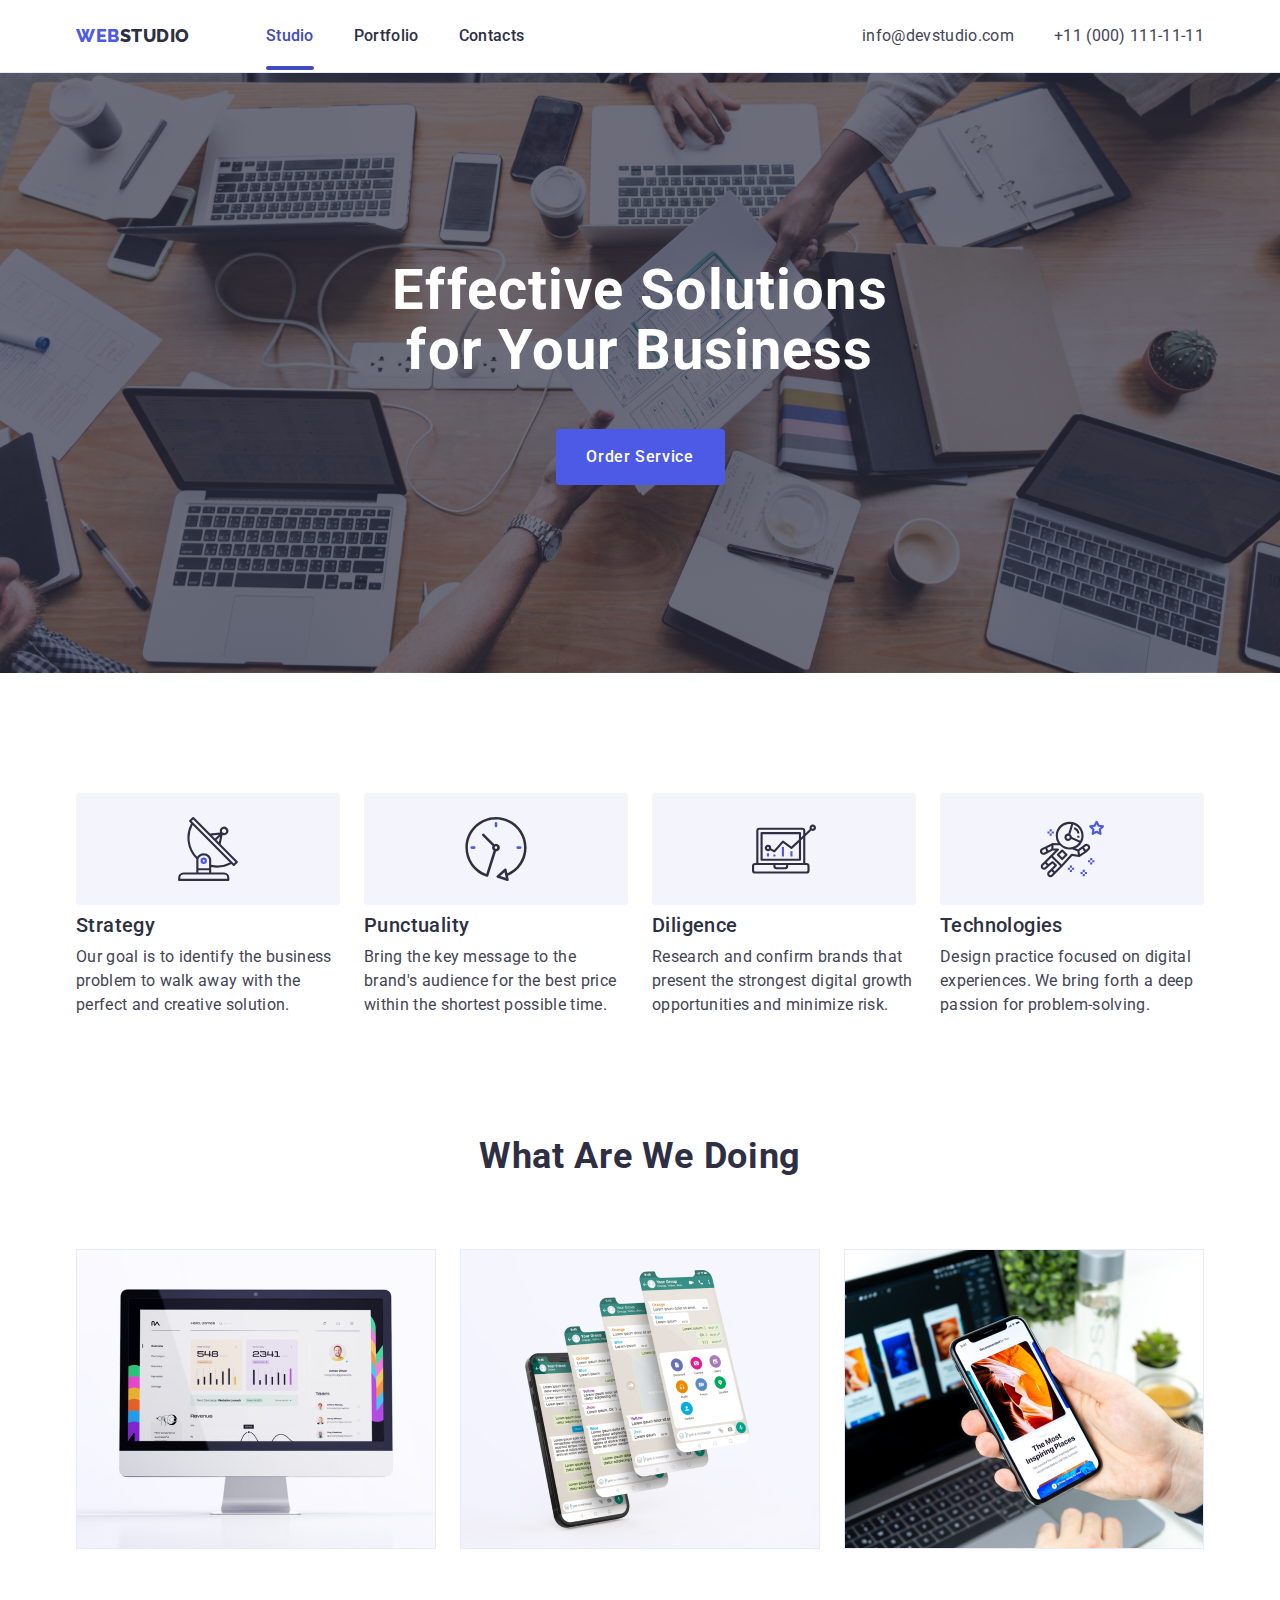
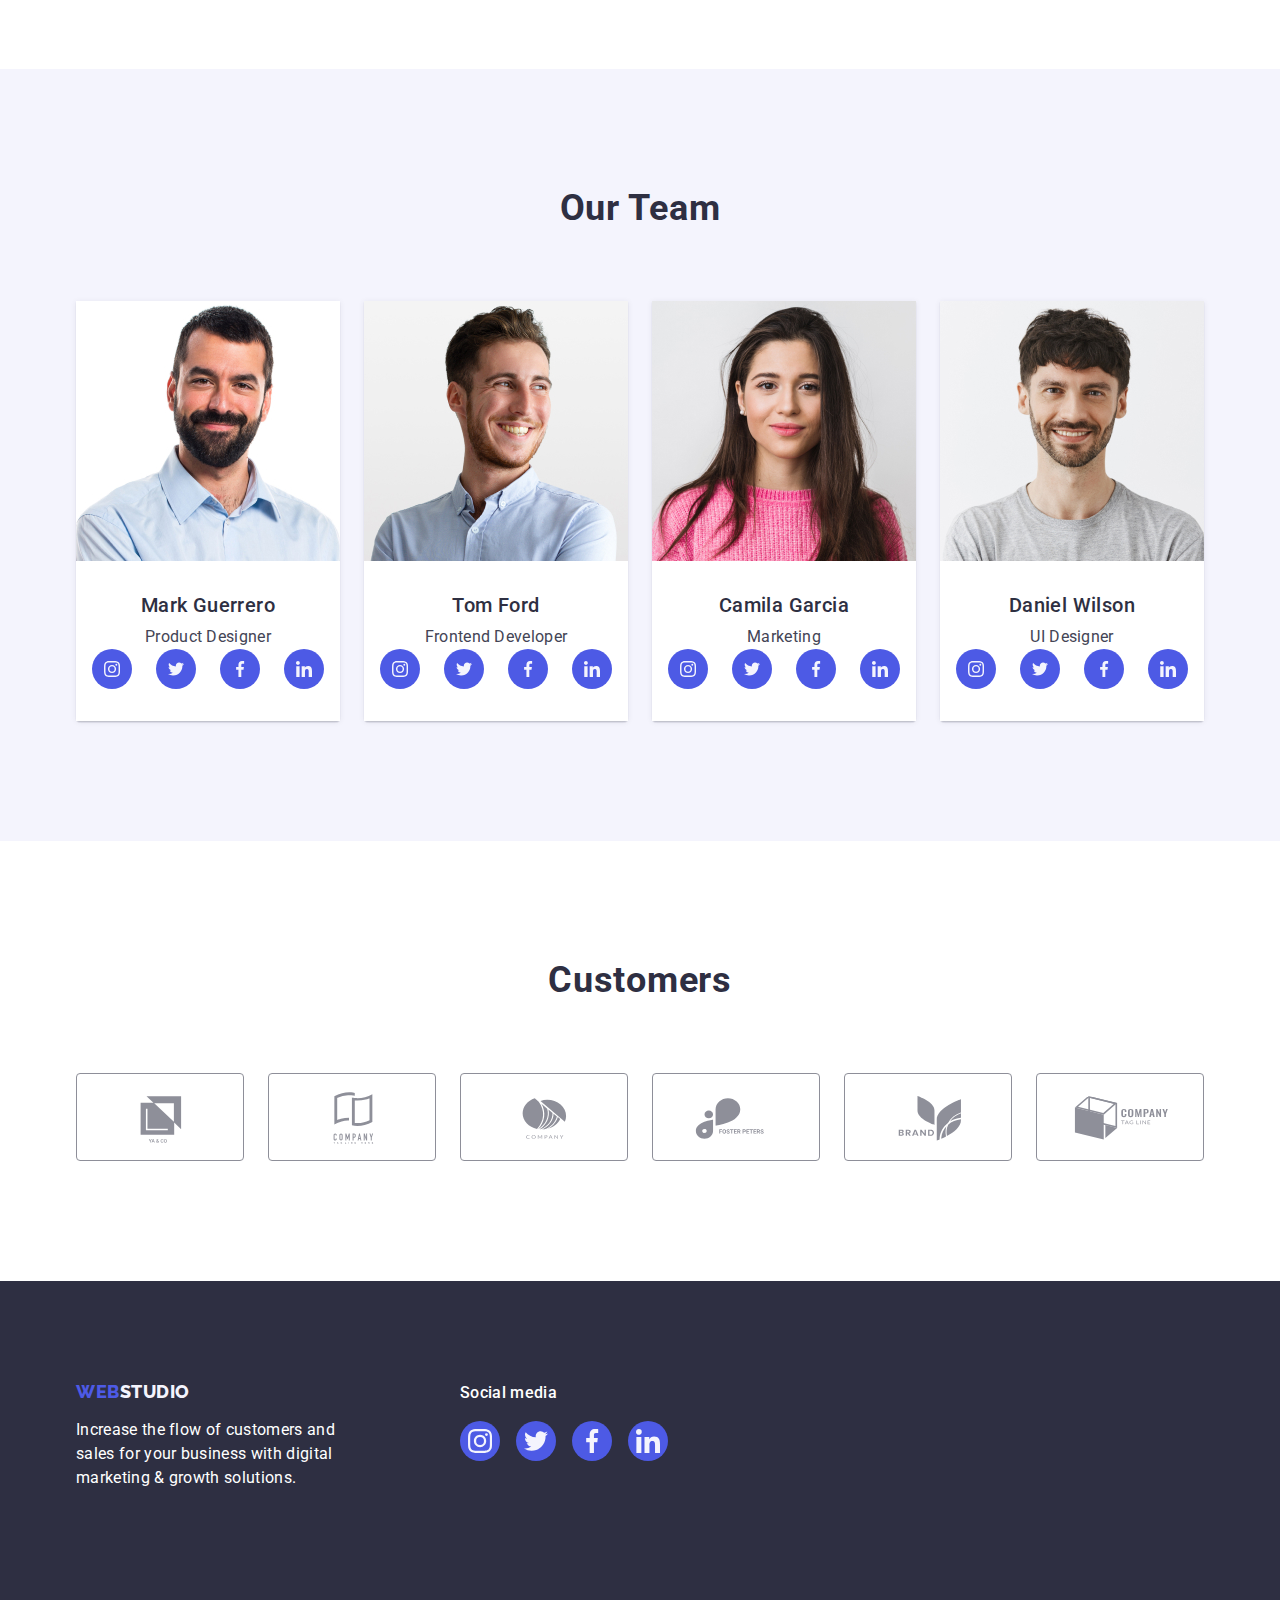
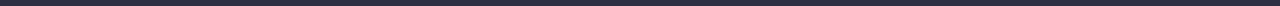
<file: index.html>
<!DOCTYPE html>
<html lang="en">
  <head>
    <meta charset="UTF-8" />
    <meta http-equiv="X-UA-Compatible" content="IE=edge" />
    <meta name="viewport" content="width=device-width, initial-scale=1.0" />
    <title>Document</title>
    <link rel="preconnect" href="https://fonts.googleapis.com" />
    <link rel="preconnect" href="https://fonts.gstatic.com" crossorigin />
    <link
      href="https://fonts.googleapis.com/css2?family=Raleway:wght@800&family=Roboto:wght@400;500;700&display=swap"
      rel="stylesheet"
    />
    <link
      rel="stylesheet"
      href="https://cdn.jsdelivr.net/npm/modern-normalize@1.1.0/modern-normalize.min.css"
    />
    <link rel="stylesheet" href="./css/styles.css" />
  </head>
  <body class="body">
    <!--Header section-->
    <header class="menu">
      <div class="menu-nav container">
        <nav class="menu-nav-list">
          <a class="logo link" href="./index.html">Web<span class="accent">Studio</span></a>
          <ul class="nav-list list">
            <li>
              <a class="nav-group current link" href="./index.html">Studio</a>
            </li>
            <li>
              <a class="nav-group link" href="./portfolio.html">Portfolio</a>
            </li>
            <li>
              <a class="nav-group link" href="">Contacts</a>
            </li>
          </ul>
        </nav>
        <address class="contactsaddress">
          <ul class="address-list list">
            <li
              ><a class="list-contactsaddress link" href="mailto:info@devstudio.com"
                >info@devstudio.com</a
              ></li
            >
            <li
              ><a class="list-contactsaddress link" href="tel:+110001111111"
                >+11 (000) 111-11-11</a
              ></li
            >
          </ul>
        </address>
      </div>
    </header>
    <!--Main block-->
    <main>
      <!--Hero image-->
      <section class="title-section">
        <div class="container">
          <h1 class="title">Effective Solutions for Your Business</h1>
          <button type="button" class="order-service-btn" data-modal-open>Order Service</button>
        </div>
      </section>
      <!--Section 1-->
      <section class="strategy-section">
        <div class="container">
          <h2 class="visually-hidden">Features</h2>
          <ul class="strategy-section-list list">
            <li class="strategy-section-group">
              <div class="advantages">
                <svg width="64" height="64">
                  <use href="./images/icons.svg#icon-antenna"></use>
                </svg>
              </div>
              <h3 class="strategy-section-title">Strategy</h3>
              <p class="strategy-section-text"
                >Our goal is to identify the business problem to walk away with the perfect and
                creative solution.</p
              >
            </li>
            <li class="strategy-section-group">
              <div class="advantages">
                <svg width="64" height="64">
                  <use href="./images/icons.svg#icon-clock"></use>
                </svg>
              </div>
              <h3 class="strategy-section-title">Punctuality</h3>
              <p class="strategy-section-text"
                >Bring the key message to the brand's audience for the best price within the
                shortest possible time.</p
              >
            </li>
            <li class="strategy-section-group">
              <div class="advantages">
                <svg width="64" height="64">
                  <use href="./images/icons.svg#icon-diagram"></use>
                </svg>
              </div>
              <h3 class="strategy-section-title">Diligence</h3>
              <p class="strategy-section-text"
                >Research and confirm brands that present the strongest digital growth opportunities
                and minimize risk.</p
              >
            </li>
            <li class="strategy-section-group">
              <div class="advantages">
                <svg width="64" height="64">
                  <use href="./images/icons.svg#icon-astronaut"></use>
                </svg>
              </div>
              <h3 class="strategy-section-title">Technologies</h3>
              <p class="strategy-section-text"
                >Design practice focused on digital experiences. We bring forth a deep passion for
                problem-solving.</p
              >
            </li>
          </ul>
        </div>
      </section>
      <!--Section 2-->
      <section class="product-section">
        <div class="container">
          <h2 class="product-section-title">What are we doing</h2>
          <ul class="product-section-list list">
            <li class="product-section-group">
              <img
                src="./images/img1.jpg"
                alt="User's picture on the monitor"
                width="360"
                height="300"
              />
            </li>
            <li class="product-section-group">
              <img
                src="./images/img2.jpg"
                alt="Four pages of the chat on the mobile phone"
                width="360"
                height="300"
              />
            </li>
            <li class="product-section-group">
              <img src="./images/img3.jpg" alt="Mobile in the hand" width="360" height="300" />
            </li>
          </ul>
        </div>
      </section>
      <!--Section 3-->
      <section class="team-section">
        <div class="container">
          <h2 class="team-section-title">Our Team</h2>
          <ul class="team-section-list list">
            <li class="team-group-cards">
              <img src="./images/imgmark.jpg" alt="Mark Guerrero picture" width="264" />
              <div class="team-cards">
                <h3 class="team-cards-title">Mark Guerrero</h3>
                <p class="team-cards-text">Product Designer</p>
                <ul class="social-icons-list list">
                  <li class="social-icons-group">
                    <a href="" class="social-link link">
                      <svg class="social-icon" width="16" height="16">
                        <use href="./images/icons.svg#icon-instagram"></use>
                      </svg>
                    </a>
                  </li>
                  <li class="social-icons-group">
                    <a href="" class="social-link link">
                      <svg class="social-icon" width="16" height="16">
                        <use href="./images/icons.svg#icon-twitter"></use>
                      </svg>
                    </a>
                  </li>
                  <li class="social-icons-group">
                    <a href="" class="social-link link">
                      <svg class="social-icon" width="16" height="16">
                        <use href="./images/icons.svg#icon-facebook"></use>
                      </svg>
                    </a>
                  </li>
                  <li class="social-icons-group">
                    <a href="" class="social-link link">
                      <svg class="social-icon" width="16" height="16">
                        <use href="./images/icons.svg#icon-linkedin"></use>
                      </svg>
                    </a>
                  </li>
                </ul>
              </div>
            </li>
            <li class="team-group-cards">
              <img src="./images/imgtom.jpg" alt="Tom Ford picture" width="264" />
              <div class="team-cards">
                <h3 class="team-cards-title">Tom Ford</h3>
                <p class="team-cards-text">Frontend Developer</p>
                <ul class="social-icons-list list">
                  <li class="social-icons-group">
                    <a href="" class="social-link link">
                      <svg class="social-icon" width="16" height="16">
                        <use href="./images/icons.svg#icon-instagram"></use>
                      </svg>
                    </a>
                  </li>
                  <li class="social-icons-group">
                    <a href="" class="social-link link">
                      <svg class="social-icon" width="16" height="16">
                        <use href="./images/icons.svg#icon-twitter"></use>
                      </svg>
                    </a>
                  </li>
                  <li class="social-icons-group">
                    <a href="" class="social-link link">
                      <svg class="social-icon" width="16" height="16">
                        <use href="./images/icons.svg#icon-facebook"></use>
                      </svg>
                    </a>
                  </li>
                  <li class="social-icons-group">
                    <a href="" class="social-link link">
                      <svg class="social-icon" width="16" height="16">
                        <use href="./images/icons.svg#icon-linkedin"></use>
                      </svg>
                    </a>
                  </li>
                </ul>
              </div>
            </li>
            <li class="team-group-cards">
              <img src="./images/imgcamila.jpg" alt="Camila Garcia picture" width="264" />
              <div class="team-cards">
                <h3 class="team-cards-title">Camila Garcia</h3>
                <p class="team-cards-text">Marketing</p>
                <ul class="social-icons-list list">
                  <li class="social-icons-group">
                    <a href="" class="social-link link">
                      <svg class="social-icon" width="16" height="16">
                        <use href="./images/icons.svg#icon-instagram"></use>
                      </svg>
                    </a>
                  </li>
                  <li class="social-icons-group">
                    <a href="" class="social-link link">
                      <svg class="social-icon" width="16" height="16">
                        <use href="./images/icons.svg#icon-twitter"></use>
                      </svg>
                    </a>
                  </li>
                  <li class="social-icons-group">
                    <a href="" class="social-link link">
                      <svg class="social-icon" width="16" height="16">
                        <use href="./images/icons.svg#icon-facebook"></use>
                      </svg>
                    </a>
                  </li>
                  <li class="social-icons-group">
                    <a href="" class="social-link link">
                      <svg class="social-icon" width="16" height="16">
                        <use href="./images/icons.svg#icon-linkedin"></use>
                      </svg>
                    </a>
                  </li>
                </ul>
              </div>
            </li>
            <li class="team-group-cards">
              <img src="./images/imgdaniel.jpg" alt="Daniel Wilson picture" width="264" />
              <div class="team-cards">
                <h3 class="team-cards-title">Daniel Wilson</h3>
                <p class="team-cards-text">UI Designer</p>
                <ul class="social-icons-list list">
                  <li class="social-icons-group">
                    <a href="" class="social-link link">
                      <svg class="social-icon" width="16" height="16">
                        <use href="./images/icons.svg#icon-instagram"></use>
                      </svg>
                    </a>
                  </li>
                  <li class="social-icons-group">
                    <a href="" class="social-link link">
                      <svg class="social-icon" width="16" height="16">
                        <use href="./images/icons.svg#icon-twitter"></use>
                      </svg>
                    </a>
                  </li>
                  <li class="social-icons-group">
                    <a href="" class="social-link link">
                      <svg class="social-icon" width="16" height="16">
                        <use href="./images/icons.svg#icon-facebook"></use>
                      </svg>
                    </a>
                  </li>
                  <li class="social-icons-group">
                    <a href="" class="social-link link">
                      <svg class="social-icon" width="16" height="16">
                        <use href="./images/icons.svg#icon-linkedin"></use>
                      </svg>
                    </a>
                  </li>
                </ul>
              </div>
            </li>
          </ul>
        </div>
      </section>

      <!--Section 4-->
      <section class="customers-section">
        <div class="container">
          <h2 class="customers-title">Customers</h2>
          <ul class="customers-list list">
            <li class="customers-group">
              <a class="customers-link" href="">
                <svg class="customers-icon" width="104" height="56">
                  <use href="./images/icons.svg#icon-logo-1"></use>
                </svg>
              </a>
            </li>
            <li class="customers-group">
              <a class="customers-link" href="">
                <svg class="customers-icon" width="104" height="56">
                  <use href="./images/icons.svg#icon-logo-2"></use>
                </svg>
              </a>
            </li>
            <li class="customers-group">
              <a class="customers-link" href="">
                <svg class="customers-icon" width="104" height="56">
                  <use href="./images/icons.svg#icon-logo-3"></use>
                </svg>
              </a>
            </li>
            <li class="customers-group">
              <a class="customers-link" href="">
                <svg class="customers-icon" width="104" height="56">
                  <use href="./images/icons.svg#icon-logo-4"></use>
                </svg>
              </a>
            </li>
            <li class="customers-group">
              <a class="customers-link" href="">
                <svg class="customers-icon" width="104" height="56">
                  <use href="./images/icons.svg#icon-logo-5"></use>
                </svg>
              </a>
            </li>
            <li class="customers-group">
              <a class="customers-link" href="">
                <svg class="customers-icon" width="104" height="56">
                  <use href="./images/icons.svg#icon-logo-6"></use>
                </svg>
              </a>
            </li>
          </ul>
        </div>
      </section>
    </main>

    <!--Footer section-->
    <footer class="footer-section">
      <div class="footer-tab container">
        <div class="footer-tab-content">
          <a class="footer-logo link" href="./index.html"
            >Web<span class="accent-footer">Studio</span></a
          >
          <p class="footer-text"
            >Increase the flow of customers and sales for your business with digital marketing &
            growth solutions.</p
          >
        </div>
        <div class="footer-tab-social">
          <p class="social-text">Social media</p>
          <ul class="footer-icons-list list">
            <li class="social-icons-group">
              <a href="" class="social-footer-link link">
                <svg class="social-icon" width="24" height="24">
                  <use href="./images/icons.svg#icon-instagram"></use>
                </svg>
              </a>
            </li>
            <li class="social-icons-group">
              <a href="" class="social-footer-link link">
                <svg class="social-icon" width="24" height="24">
                  <use href="./images/icons.svg#icon-twitter"></use>
                </svg>
              </a>
            </li>
            <li class="social-icons-group">
              <a href="" class="social-footer-link link">
                <svg class="social-icon" width="24" height="24">
                  <use href="./images/icons.svg#icon-facebook"></use>
                </svg>
              </a>
            </li>
            <li class="social-icons-group">
              <a href="" class="social-footer-link link">
                <svg class="social-icon" width="24" height="24">
                  <use href="./images/icons.svg#icon-linkedin"></use>
                </svg>
              </a>
            </li>
          </ul>
        </div>
      </div>
    </footer>
    <div class="modal is-hidden" data-modal>
      <div class="modal-form">
        <button type="button" class="close-button" data-modal-close>
          <svg class="close-icon" width="8" height="8">
            <use href="./images/icons.svg#icon-close"></use>
          </svg>
        </button>
      </div>
    </div>
    <script src="./js/modal.js"></script> </body
></html>
</file>
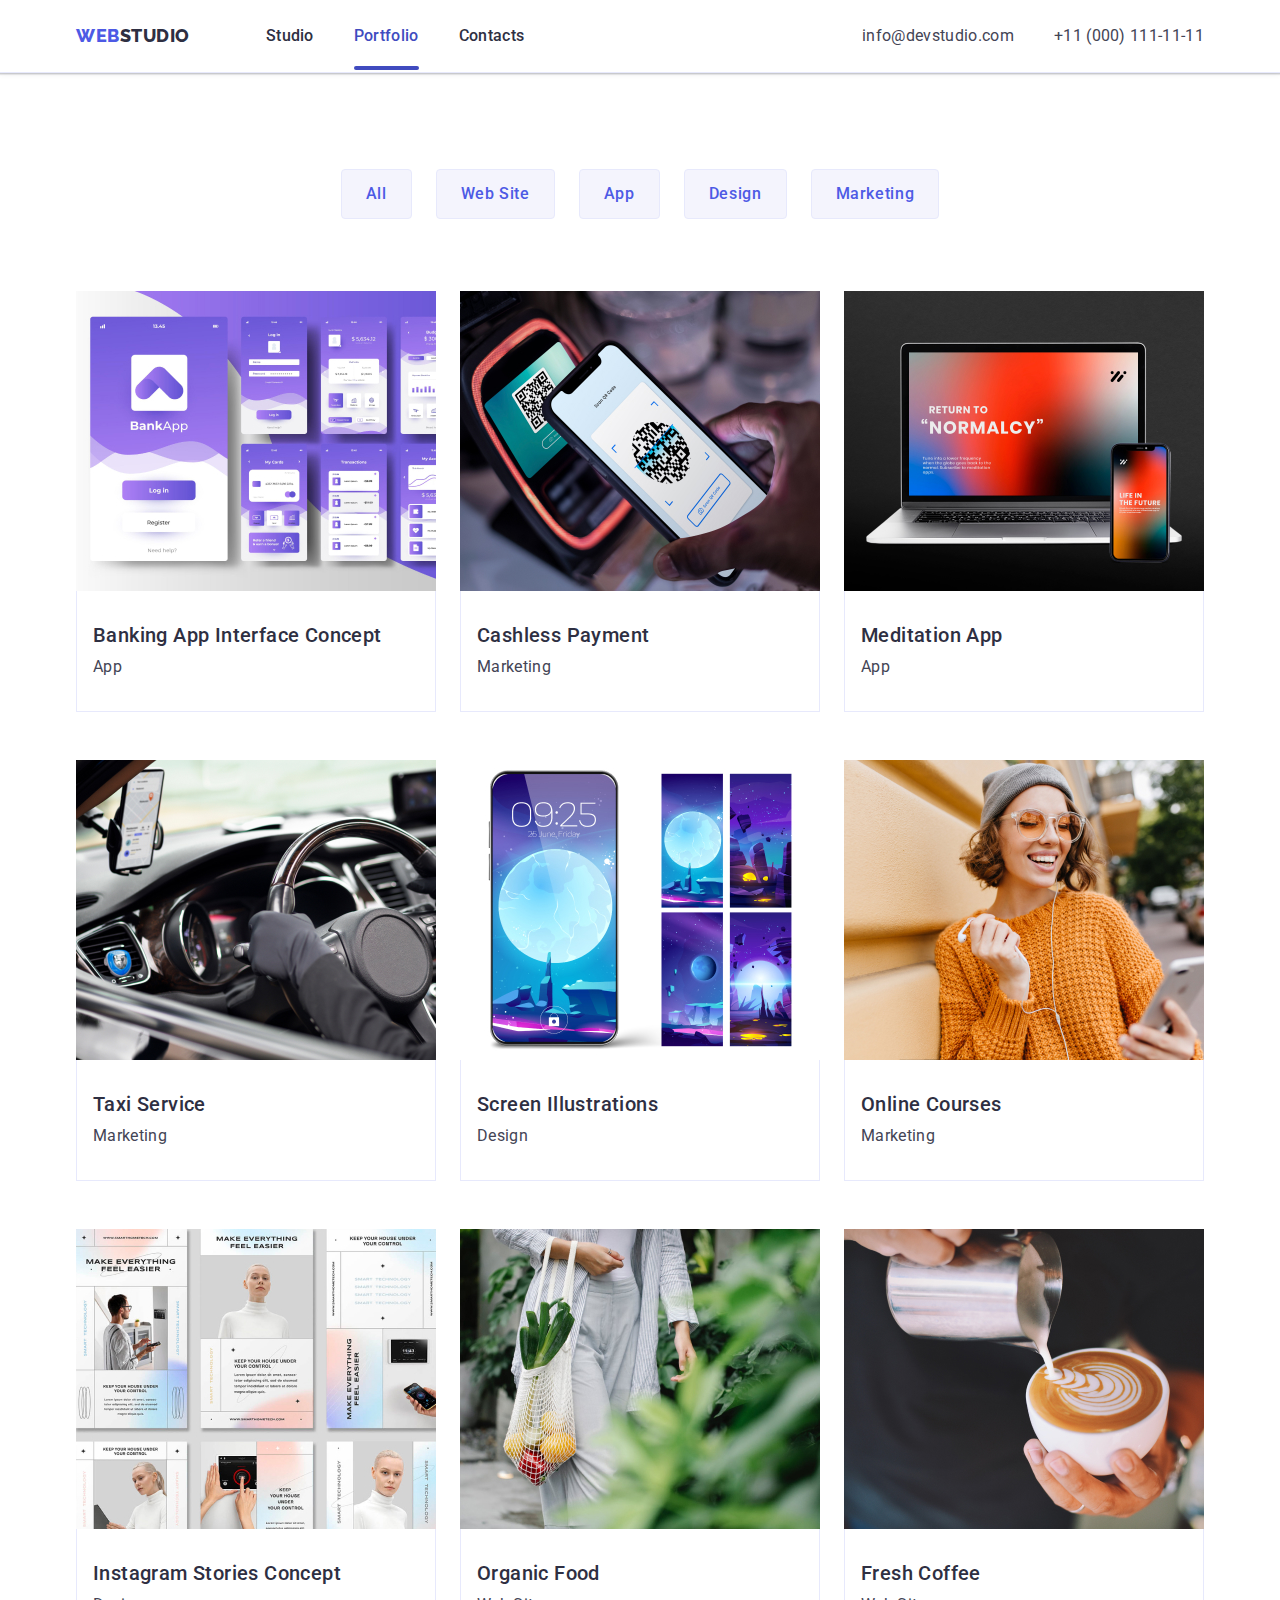
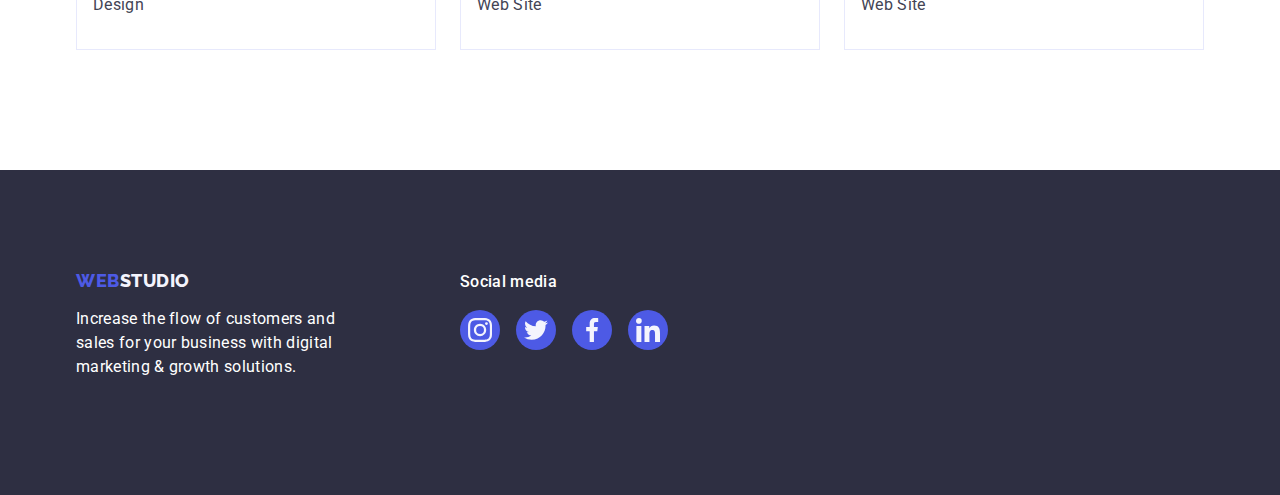
<file: portfolio.html>
<!DOCTYPE html>
<html lang="en">
  <head>
    <meta charset="UTF-8" />
    <meta http-equiv="X-UA-Compatible" content="IE=edge" />
    <meta name="viewport" content="width=device-width, initial-scale=1.0" />
    <title>Portfolio</title>
    <link rel="preconnect" href="https://fonts.googleapis.com" />
    <link rel="preconnect" href="https://fonts.gstatic.com" crossorigin />
    <link
      href="https://fonts.googleapis.com/css2?family=Raleway:wght@800&family=Roboto:wght@400;500;700&display=swap"
      rel="stylesheet"
    />
    <link
      rel="stylesheet"
      href="https://cdn.jsdelivr.net/npm/modern-normalize@1.1.0/modern-normalize.min.css"
    />
    <link rel="stylesheet" href="./css/styles.css" />
  </head>
  <body class="body">
    <!--Header section-->
    <header class="menu">
      <div class="menu-nav container">
        <nav class="menu-nav-list">
          <a class="logo link" href="./index.html">Web<span class="accent">Studio</span></a>
          <ul class="nav-list list">
            <li>
              <a class="nav-group link" href="./index.html">Studio</a>
            </li>
            <li>
              <a class="nav-group current link" href="./portfolio.html">Portfolio</a>
            </li>
            <li>
              <a class="nav-group link" href="">Contacts</a>
            </li>
          </ul>
        </nav>
        <address class="contactsaddress">
          <ul class="address-list list">
            <li
              ><a class="list-contactsaddress link" href="mailto:info@devstudio.com"
                >info@devstudio.com</a
              ></li
            >
            <li
              ><a class="list-contactsaddress link" href="tel:+110001111111"
                >+11 (000) 111-11-11</a
              ></li
            >
          </ul>
        </address>
      </div>
    </header>
    <main>
      <!--Portfolio Filtres Section-->
      <section class="portfolio-filtres-section">
        <div class="container">
          <h1 class="visually-hidden">Portfolio Filtres</h1>
          <ul class="filter-button-list list">
            <li><button class="filter-button" type="button">All</button></li>
            <li><button class="filter-button" type="button">Web Site</button></li>
            <li><button class="filter-button" type="button">App</button></li>
            <li><button class="filter-button" type="button">Design</button></li>
            <li><button class="filter-button" type="button">Marketing</button></li>
          </ul>
          <!--Portfolio Rows Section-->

          <ul class="product-rows-group-list list">
            <li class="product-rows-group">
              <a class="rows-group link" href="#">
                <div class="overlay-card">
                  <img
                    src="./images/imgportfolio/imgraw1.jpg"
                    alt="Banking App Interface Concept"
                    width="360"
                    height="300"
                  />
                  <p class="overlay">
                    14 Stylish and User-Friendly App Design Concepts · Task Manager App · Calorie
                    Tracker App · Exotic Fruit Ecommerce App · Cloud Storage App
                  </p>
                </div>
                <div class="product-rows-group-card">
                  <h2 class="rows-group-tittle">Banking App Interface Concept</h2>
                  <p class="rows-group-text">App</p>
                </div>
              </a>
            </li>
            <li class="product-rows-group">
              <a class="rows-group link" href="#">
                <div class="overlay-card">
                  <img
                    src="./images/imgportfolio/imgraw2.jpg"
                    alt="Cashless Payment"
                    width="360"
                    height="300"
                  />
                  <p class="overlay">
                    14 Stylish and User-Friendly App Design Concepts · Task Manager App · Calorie
                    Tracker App · Exotic Fruit Ecommerce App · Cloud Storage App
                  </p>
                </div>
                <div class="product-rows-group-card">
                  <h2 class="rows-group-tittle">Cashless Payment</h2>
                  <p class="rows-group-text">Marketing</p>
                </div>
              </a>
            </li>
            <li class="product-rows-group">
              <a class="rows-group link" href="#">
                <div class="overlay-card">
                  <img
                    src="./images/imgportfolio/imgraw3.jpg"
                    alt="Meditation App"
                    width="360"
                    height="300"
                  />
                  <p class="overlay">
                    14 Stylish and User-Friendly App Design Concepts · Task Manager App · Calorie
                    Tracker App · Exotic Fruit Ecommerce App · Cloud Storage App
                  </p>
                </div>
                <div class="product-rows-group-card">
                  <h2 class="rows-group-tittle">Meditation App</h2>
                  <p class="rows-group-text">App</p>
                </div>
              </a>
            </li>
            <li class="product-rows-group">
              <a class="rows-group link" href="#">
                <div class="overlay-card">
                  <img
                    src="./images/imgportfolio/imgraw2-1.jpg"
                    alt="Taxi Service"
                    width="360"
                    height="300"
                  />
                  <p class="overlay">
                    14 Stylish and User-Friendly App Design Concepts · Task Manager App · Calorie
                    Tracker App · Exotic Fruit Ecommerce App · Cloud Storage App
                  </p>
                </div>
                <div class="product-rows-group-card">
                  <h2 class="rows-group-tittle">Taxi Service</h2>
                  <p class="rows-group-text">Marketing</p>
                </div>
              </a>
            </li>
            <li class="product-rows-group">
              <a class="rows-group link" href="#">
                <div class="overlay-card">
                  <img
                    src="./images/imgportfolio/imgraw2-2.jpg"
                    alt="Screen Illustrations"
                    width="360"
                    height="300"
                  />
                  <p class="overlay">
                    14 Stylish and User-Friendly App Design Concepts · Task Manager App · Calorie
                    Tracker App · Exotic Fruit Ecommerce App · Cloud Storage App
                  </p>
                </div>
                <div class="product-rows-group-card">
                  <h2 class="rows-group-tittle">Screen Illustrations</h2>
                  <p class="rows-group-text">Design</p>
                </div>
              </a>
            </li>
            <li class="product-rows-group">
              <a class="rows-group link" href="#">
                <div class="overlay-card">
                  <img
                    src="./images/imgportfolio/imgraw2-3.jpg"
                    alt="Online Courses"
                    width="360"
                    height="300"
                  />
                  <p class="overlay">
                    14 Stylish and User-Friendly App Design Concepts · Task Manager App · Calorie
                    Tracker App · Exotic Fruit Ecommerce App · Cloud Storage App
                  </p>
                </div>
                <div class="product-rows-group-card">
                  <h2 class="rows-group-tittle">Online Courses</h2>
                  <p class="rows-group-text">Marketing</p>
                </div>
              </a>
            </li>
            <li class="product-rows-group">
              <a class="rows-group link" href="#">
                <div class="overlay-card">
                  <img
                    src="./images/imgportfolio/imgraw3-1.jpg"
                    alt="Instagram Stories Concept"
                    width="360"
                    height="300"
                  />
                  <p class="overlay">
                    14 Stylish and User-Friendly App Design Concepts · Task Manager App · Calorie
                    Tracker App · Exotic Fruit Ecommerce App · Cloud Storage App
                  </p>
                </div>
                <div class="product-rows-group-card">
                  <h2 class="rows-group-tittle">Instagram Stories Concept</h2>
                  <p class="rows-group-text">Design</p>
                </div>
              </a>
            </li>
            <li class="product-rows-group">
              <a class="rows-group link" href="#">
                <div class="overlay-card">
                  <img
                    src="./images/imgportfolio/imgraw3-2.jpg"
                    alt="Organic Food"
                    width="360"
                    height="300"
                  />
                  <p class="overlay">
                    14 Stylish and User-Friendly App Design Concepts · Task Manager App · Calorie
                    Tracker App · Exotic Fruit Ecommerce App · Cloud Storage App
                  </p>
                </div>
                <div class="product-rows-group-card">
                  <h2 class="rows-group-tittle">Organic Food</h2>
                  <p class="rows-group-text">Web Site</p>
                </div>
              </a>
            </li>
            <li class="product-rows-group">
              <a class="rows-group link" href="#">
                <div class="overlay-card">
                  <img
                    src="./images/imgportfolio/imgraw3-3.jpg"
                    alt="Fresh Coffee"
                    width="360"
                    height="300"
                  />
                  <p class="overlay">
                    14 Stylish and User-Friendly App Design Concepts · Task Manager App · Calorie
                    Tracker App · Exotic Fruit Ecommerce App · Cloud Storage App
                  </p>
                </div>
                <div class="product-rows-group-card">
                  <h2 class="rows-group-tittle">Fresh Coffee</h2>
                  <p class="rows-group-text">Web Site</p>
                </div>
              </a>
            </li>
          </ul>
        </div>
      </section>
    </main>
    <!--Footer section-->
    <footer class="footer-section">
      <div class="footer-tab container">
        <div class="footer-tab-content">
          <a class="footer-logo link" href="./index.html"
            >Web<span class="accent-footer">Studio</span></a
          >
          <p class="footer-text"
            >Increase the flow of customers and sales for your business with digital marketing &
            growth solutions.</p
          >
        </div>
        <div class="footer-tab-social">
          <p class="social-text">Social media</p>
          <ul class="footer-icons-list list">
            <li class="social-icons-group">
              <a href="" class="social-footer-link link">
                <svg class="social-icon" width="24" height="24">
                  <use href="./images/icons.svg#icon-instagram"></use>
                </svg>
              </a>
            </li>
            <li class="social-icons-group">
              <a href="" class="social-footer-link link">
                <svg class="social-icon" width="24" height="24">
                  <use href="./images/icons.svg#icon-twitter"></use>
                </svg>
              </a>
            </li>
            <li class="social-icons-group">
              <a href="" class="social-footer-link link">
                <svg class="social-icon" width="24" height="24">
                  <use href="./images/icons.svg#icon-facebook"></use>
                </svg>
              </a>
            </li>
            <li class="social-icons-group">
              <a href="" class="social-footer-link link">
                <svg class="social-icon" width="24" height="24">
                  <use href="./images/icons.svg#icon-linkedin"></use>
                </svg>
              </a>
            </li>
          </ul>
        </div>
      </div>
    </footer> </body
></html>
</file>
<file: css/styles.css>
:root {
    /*color-combination*/
    --iris-color: #4D5AE5;
    --ocean-color: #404BBF;
    --navi-blue-color: #2E2F42;
    --green-color: #31D0AA;
    --slate-color: #434455;
    --light-slate-color: #8E8F99;
    --cornflower-color: #E7E9FC;
    --cloud-color: #F4F4FD;
    --navi-blue-modal-color: rgba(46, 47, 66, 0.4);
    --grey-color: #2E2F42;
    --white-color: #FFFFFF;
    --dairy-color: #FCFCFC;
    --transition: 250ms cubic-bezier(0.4, 0, 0.2, 1);
}
.body {
    position: relative;
    font-family: "Roboto", sans-serif;
    background-color: var(--white-color);
    font-style: normal;
    color: var(--slate-color);
    font-size: 16px;
    line-height: 1.5;
    text-align: left;
    letter-spacing: 0.02em;
}
img {
    display: block;
}

.container {
    width: 1158px;
    margin: 0 auto;
    padding: 0 15px;
}
.visually-hidden {
    position: absolute;
    width: 1px;
    height: 1px;
    margin: -1px;
    border: 0;
    padding: 0;
    white-space: nowrap;
    clip-path: inset(100%);
    clip: rect(0 0 0 0);
    overflow: hidden;
}
.list {
    list-style-type: none;
    margin: 0;
    padding: 0;
}
h1,
h2,
h3,
h4,
h5,
h6 {
    padding: 0;
    margin: 0;
}

p {
    padding: 0;
    margin: 0;
}
/*CommonHeaderfooter*/

.menu {
    border-bottom: 1px solid var(--cornflower-color);
        box-shadow: 0px 2px 1px rgba(46, 47, 66, 0.08),
        0px 1px 1px rgba(46, 47, 66, 0.16),
        0px 1px 6px rgba(46, 47, 66, 0.08);
}
.menu-nav {
            display: flex;
        }
.menu-nav-list {
                    display: flex;
                    align-items: center;
                    padding: 24px 0;
                }
.logo {
    font-family: 'Raleway', sans-serif;
    text-transform: uppercase;
    font-size: 18px;
    line-height: 1.17;
    font-weight: 800;
    letter-spacing: 0.03em;
    color: var(--iris-color);
    margin-right: 76px;
}
.link {
    text-decoration: none;
    cursor: pointer;
}

.accent {
    color: var(--navi-blue-color);
}


.nav-list {
                display: flex;
                gap: 40px;
            }

.nav-group {
    font-weight: 500;
    font-size: 16px;
    line-height: 1.5;
    letter-spacing: 0.02em;
    color: var(--navi-blue-color);
    padding: 24px 0;
    position: relative;
        transition: color var(--transition);
}
.current {
    color: var(--ocean-color);
    position: relative;
}
.current::after {
            position: absolute;
            content: "";
            display: block;
            left: 0;
            bottom: 0;
            width: 100%;
            height: 4px;
            border-radius: 2px;
            background-color: var(--ocean-color);
            bottom: -1px;}

.nav-group:hover {
    color: var(--ocean-color);

}
.nav-menu-item:hover,
.nav-group:focus {
    color: var(--ocean-color);
}

.contactsaddress {
    font-style: normal;
    padding: 24px 0;
        margin-left: auto;
}
.address-list {
    display: flex;
    gap: 40px;}
.list-contactsaddress {
    font-size: 16px;
    line-height: 1.5;
    letter-spacing: 0.02em;
    color: var(--slate-color);
    transition: color var(--transition);

}

.list-contactsaddress.link {
    text-decoration: none;

}

.list-contactsaddress:hover {
    color: var(--ocean-color);

}

.list-contactsaddress:focus {
    color: var(--ocean-color);
}

.footer-section {
    background-color: var(--navi-blue-color);
    padding: 100px 0;
}
.footer-tab {
    display: flex;
    align-items: baseline;
}

.footer-tab-content {
    margin: 0;
    margin-right: 120px;
}

.footer-logo {
    font-family: "Raleway", sans-serif;
    font-weight: 800;
    font-size: 18px;
    line-height: 1.17;
    letter-spacing: 0.03em;
    text-transform: uppercase;
    color: var(--iris-color);
    display: inline-block;
    margin-bottom: 16px;
}

.accent-footer {
    color: var(--cloud-color);
}

.footer-text {
    font-weight: 400;
        font-size: 16px;
        line-height: 1.5;
        color: var(--white-color);
        letter-spacing: 0.02em;
        max-width: 264px;
        margin-bottom: 16px;
}

.social-text {
    font-weight: 500;
    font-size: 16px;
    line-height: 1.5;
    letter-spacing: 0.02em;
    color: var(--white-color);
    margin-bottom: 16px;
}

.footer-icons-list {
    display: flex;
    gap: 16px;
}

.social-footer-link {
    width: 100%;
    height: 100%;
    background-color: var(--iris-color);
    border-radius: 50%;
    display: flex;
    align-items: center;
    justify-content: center;
    transition: background-color var(--transition);
}

.social-footer-link:hover,
.social-footer-link:focus {
    background-color: var(--green-color);
}
/*Modal*/
@keyframes animate0-1 {
    0% {
        transform: scale(0);
    }

    100% {
        transform: scale(1);
    }
}

.modal {
    display: flex;
    position: fixed;
    align-items: center;
    justify-content: center;
    top: 0;
    left: 0;
    width: 100vw;
    height: 100vh;
    background-color: var(--navi-blue-modal-color);
    margin: 0;
    bottom: 0;
    animation: animate0-1 3000ms ease-in-out 200ms;
    animation-direction: normal;
    transition: opacity var(--transition), visibility var(--transition);
}

.modal-form {
    display: flexbox;
    align-items: start;
    justify-content: start;
    position: absolute;
    background-color: var(--cornflower-color);
    background: var(--dairy-color);
    width: 408px;
    min-height: 584px;
    margin: 0;
    padding: 0;
    border-radius: 4px;
    position: absolute;
    top: 50%;
    left: 50%;
    transform: translate(-50%, -50%);
    color: var(--navi-blue-color);
    box-shadow: 0px 1px 1px rgba(0, 0, 0, 0.14), 0px 1px 3px rgba(0, 0, 0, 0.12),
        0px 2px 1px rgba(0, 0, 0, 0.2);
    transition: transform var(--transition);
}

.is-hidden {
    visibility: hidden;
    opacity: 0;
    pointer-events: none;
}

.close-button {
    display: flex;
    align-items: center;
    justify-content: center;
    position: absolute;
    top: 24px;
    right: 24px;
    width: 24px;
    height: 24px;
    background-color: var(--cornflower-color);
    border: 1px solid rgba(0, 0, 0, 0.1);
    border-radius: 50%;
    padding: 0;
    cursor: pointer;
    transition: background-color var(--transition), border var(--transition);
}

.close-icon {
    transition: fill var(--transition);
}

.close-button:hover,
.close-button:focus {
    background-color: var(--ocean-color);
    border: none;
    fill: var(--white-color);
}

.modal-title {
    padding: 72px 24px 0;
    margin-bottom: 16px;
    font-weight: 500;
    font-size: 16px;
    line-height: 1.5;
    text-align: center;
    letter-spacing: 0.02em;
}

.send-form {
    padding: 0;
    margin: 0;
    padding-left: 24px;
    padding-right: 24px;
}

.form-item {
    padding: 0;
    margin: 0;
    width: 100%;
}

.modal-form p {
    font-family: "Roboto";
    font-style: normal;
    font-weight: 500;
    font-size: 16px;
    line-height: 24px;
    text-align: center;
    letter-spacing: 0.02em;
    color: var(--navi-blue-color);
}
/*index.html*/
.title-section {
    background-image: linear-gradient(to bottom,
                rgba(46, 47, 66, 0.7),
                rgba(46, 47, 66, 0.7)),
            url(../images/peopleoffice.jpg);
        background-repeat: no-repeat;
        background-position: center;
        background-size: cover;
        margin: 0 auto;
        padding: 188px 0;
        max-width: 1440px;
      
    }
.title {
    color: var(--white-color);
    text-align: center;
    font-weight: 700;
    font-size: 56px;
    line-height: 1.07;
    text-align: center;
    letter-spacing: 0.02em;
    max-width: 496px;
        margin: 0 auto;
        margin-bottom: 48px;
}

.order-service-btn {
    cursor: pointer;
    color: var(--white-color);
    background-color: var(--iris-color);
    border: none;
    border-radius: 4px;
    font-family: "Roboto", sans-serif;
    font-weight: 500;
    font-size: 16px;
    line-height: 1.5;
    letter-spacing: 0.04em;
    display: block;
        min-width: 169px;
        height: 56px;
        margin: 0 auto;
        transition: background-color var(--transition);
}

.order-service-button:hover,
.order-service-button:focus {
    background-color: var(--ocean-color);
    box-shadow: 0px 4px 4px rgba(0, 0, 0, 0.15);
}

.strategy-section {
    padding: 120px 0;}
.strategy-section-list {
            display: flex;
            gap: 24px;
        }
.strategy-section-group {
    width: calc((100% - 72px) / 4);
}
.strategy-section-title {
    color: var(--navi-blue-color);
    font-weight: 500;
    font-size: 20px;
    line-height: 1.2;
    letter-spacing: 0.02em;
    margin-bottom: 8px;
}

.strategy-section-text {
    font-size: 16px;
    line-height: 1.5;
    letter-spacing: 0.02em;
    color: var(--slate-color);
}
.advantages {
    display: flex;
    align-items: center;
    justify-content: center;
    height: 112px;
    background-color: #f4f4fd;
    border-radius: 4px;
    padding: 0;
    margin: 0;
    margin-bottom: 8px;
}

.product-section {
    padding-bottom: 120px;
    text-align: center;
}
.product-section-title {
    font-size: 36px;
    line-height: 1.11;
    text-align: center;
    letter-spacing: 0.02em;
    text-transform: capitalize;
    color: var(--navi-blue-color);
    margin-bottom: 72px;
}
.product-section-list {
    display: flex;
    gap: 24px;
    padding: 0;
    margin: 0;}
.product-section-group {
width: calc((100% - 48px) / 3);
}
.title-section {
    background-color: var(--navi-blue-color);
    text-align: center;
}

.product-section {
    text-align: center;
}

.product-section>img {
    border: 1px solid var(--cornflower-color);
}

.team-section {
    background-color: var(--cloud-color);
    text-align: center;
    padding: 120px 0;
}

.team-section-title {
    font-size: 36px;
    line-height: 1.11;
    text-align: center;
    letter-spacing: 0.02em;
    text-transform: capitalize;
    color: var(--navi-blue-color);
    margin: 0;
        margin-bottom: 72px;
}

.team-section-list {
    display: flex;
    gap: 24px;
    padding: 0;
    margin: 0;

}
.team-group-cards {
background-color: var(--white-color);
    width: calc((100% - 72px) / 4);
    border-radius: 0px 0px 4px 4px;
    box-shadow: 0px 1px 6px rgba(46, 47, 66, 0.08),
            0px 1px 1px rgba(46, 47, 66, 0.16), 0px 2px 1px rgba(46, 47, 66, 0.08);
}

.team-cards {
    padding: 32px 0px;
    background-color: var(--white-color);
}

.team-cards-title {
    font-weight: 500;
    font-size: 20px;
    line-height: 1.2;
    letter-spacing: 0.02em;
    color: var(--navi-blue-color);
    text-align: center;
        margin-bottom: 8px;
}

.team-cards-text {
    font-size: 16px;
    line-height: 1.5;
    letter-spacing: 0.02em;
    color: var(--slate-color);
    text-align: center;
}

.social-icons-list {
    display: flex;
    margin: 0;
    padding: 0;
    display: flex;
    justify-content: center;
    gap: 24px;
}

.social-icons-group {
    height: 40px;
    width: 40px;
}

.social-link {
    width: 100%;
    height: 100%;
    background-color: var(--iris-color);
    border-radius: 50%;
    display: flex;
    align-items: center;
    justify-content: center;
    transition: background-color var(--transition);
}

.social-icon {
    fill: var(--cloud-color);
}

.social-link:hover,
.social-link:focus {
    background-color: var(--ocean-color);
}
/*Section4 Customers*/

.customers-section {
    padding: 0;
    padding-top: 120px;
    padding-bottom: 120px;
    margin: 0;
    text-align: center;
}

.customers-title {
    font-weight: 700;
    font-size: 36px;
    line-height: 1.11;
    text-align: center;
    letter-spacing: 0.02em;
    color: var(--navi-blue-color);
    margin-bottom: 72px;
}

.customers-list {
    display: flex;
    align-items: center;
    justify-content: space-between;
    gap: 24px;
}

.customers-group {
    width: calc((100% - 120px) / 6);
    display: inline-flex;
    align-items: center;
    justify-content: center;
    padding: 0;
    margin: 0;
    height: 88px;
}

.customers-link {
    display: flex;
    align-items: center;
    justify-content: center;
    color: var(--light-slate-color);
    width: 100%;
    height: 100%;
    padding: 0px;
    margin: 0px;
    padding-top: 12px;
    padding-bottom: 12px;
    padding-left: 32px;
    padding-right: 32px;
    border: 1px solid var(--light-slate-color);
    border-radius: 4px;
    transition: border-color var(--transition), color var(--transition);
}

.customers-icon {
    fill: currentColor;
    transition: fill var(--transition);
}

.customers-link:hover,
.customers-link:focus {
    border-color: var(--ocean-color);
    color: var(--ocean-color);
}

.customers-link:hover .customers-icon {
    fill: var(--ocean-color);
}

/*Portfolio.html*/

.portfolio-filtres-section {
    padding-top: 96px;
        padding-bottom: 120px;
}
.filter-button-list {
    display: flex;
    justify-content: center;
    gap: 24px;
    margin-bottom: 72px;
}
.filter-button {
    font-family: "Roboto", sans-serif;
    font-weight: 500;
    font-size: 16px;
    line-height: 1.5;
    letter-spacing: 0.04em;
    color: var(--iris-color);
    background-color: var(--cloud-color);
    cursor: pointer;
    padding: 12px 24px;
        border-radius: 4px;
        border: 1px solid var(--cornflower-color);
        transition: color var(--transition), background-color var(--transition),
                border-color var(--transition), box-shadow var(--transition);
}

.filter-button:hover,
.filter-button:focus {
    color: var(--white-color);
    background-color: var(--ocean-color);
    border: 1px solid transparent;
    box-shadow: 0px 3px 1px rgba(0, 0, 0, 0.1), 0px 2px 1px rgba(0, 0, 0, 0.08),
        0px 2px 2px rgba(0, 0, 0, 0.12);
}

.product-rows-group-list {
    display: flex;
    flex-wrap: wrap;
    column-gap: 24px;
    row-gap: 48px;
}
.rows-group {
        display: block;
        transition: box-shadow var(--transition);
    }
.product-rows-group {
    width: calc((100% - 48px) / 3);
}

.product-rows-group-card {
    padding: 32px 16px;
    border: 1px solid var(--cornflower-color);
    border-top: none;
}
.rows-group-tittle {
    font-weight: 500;
    font-size: 20px;
    line-height: 1.2;
    letter-spacing: 0.02em;
    color: var(--navi-blue-color);
    margin-bottom: 8px;
}

.rows-group-text {
    font-size: 16px;
    line-height: 1.5;
    letter-spacing: 0.02em;
    color: var(--slate-color);
}
.product-rows-group .link:hover,
.product-rows-group .link:focus {
    box-shadow: 0px 1px 6px rgba(46, 47, 66, 0.08),
        0px 1px 1px rgba(46, 47, 66, 0.16), 0px 2px 1px rgba(46, 47, 66, 0.08);
}
.overlay-card {
    position: relative;
    overflow: hidden;
}

.overlay {
    position: absolute;
    top: 0;
    left: 0;
    width: 100%;
    height: 100%;
    font-size: 16px;
    line-height: 1.5;
    letter-spacing: 0.02em;
    color: var(--cloud-color);
    padding: 40px 32px;
    background-color: var(--iris-color);
    transform: translateY(100%);
    transition: transform var(--transition);
}

.product-rows-group .link:hover .overlay,
.product-rows-group .link:focus .overlay {
    transform: translateY(0);
}
</file>
